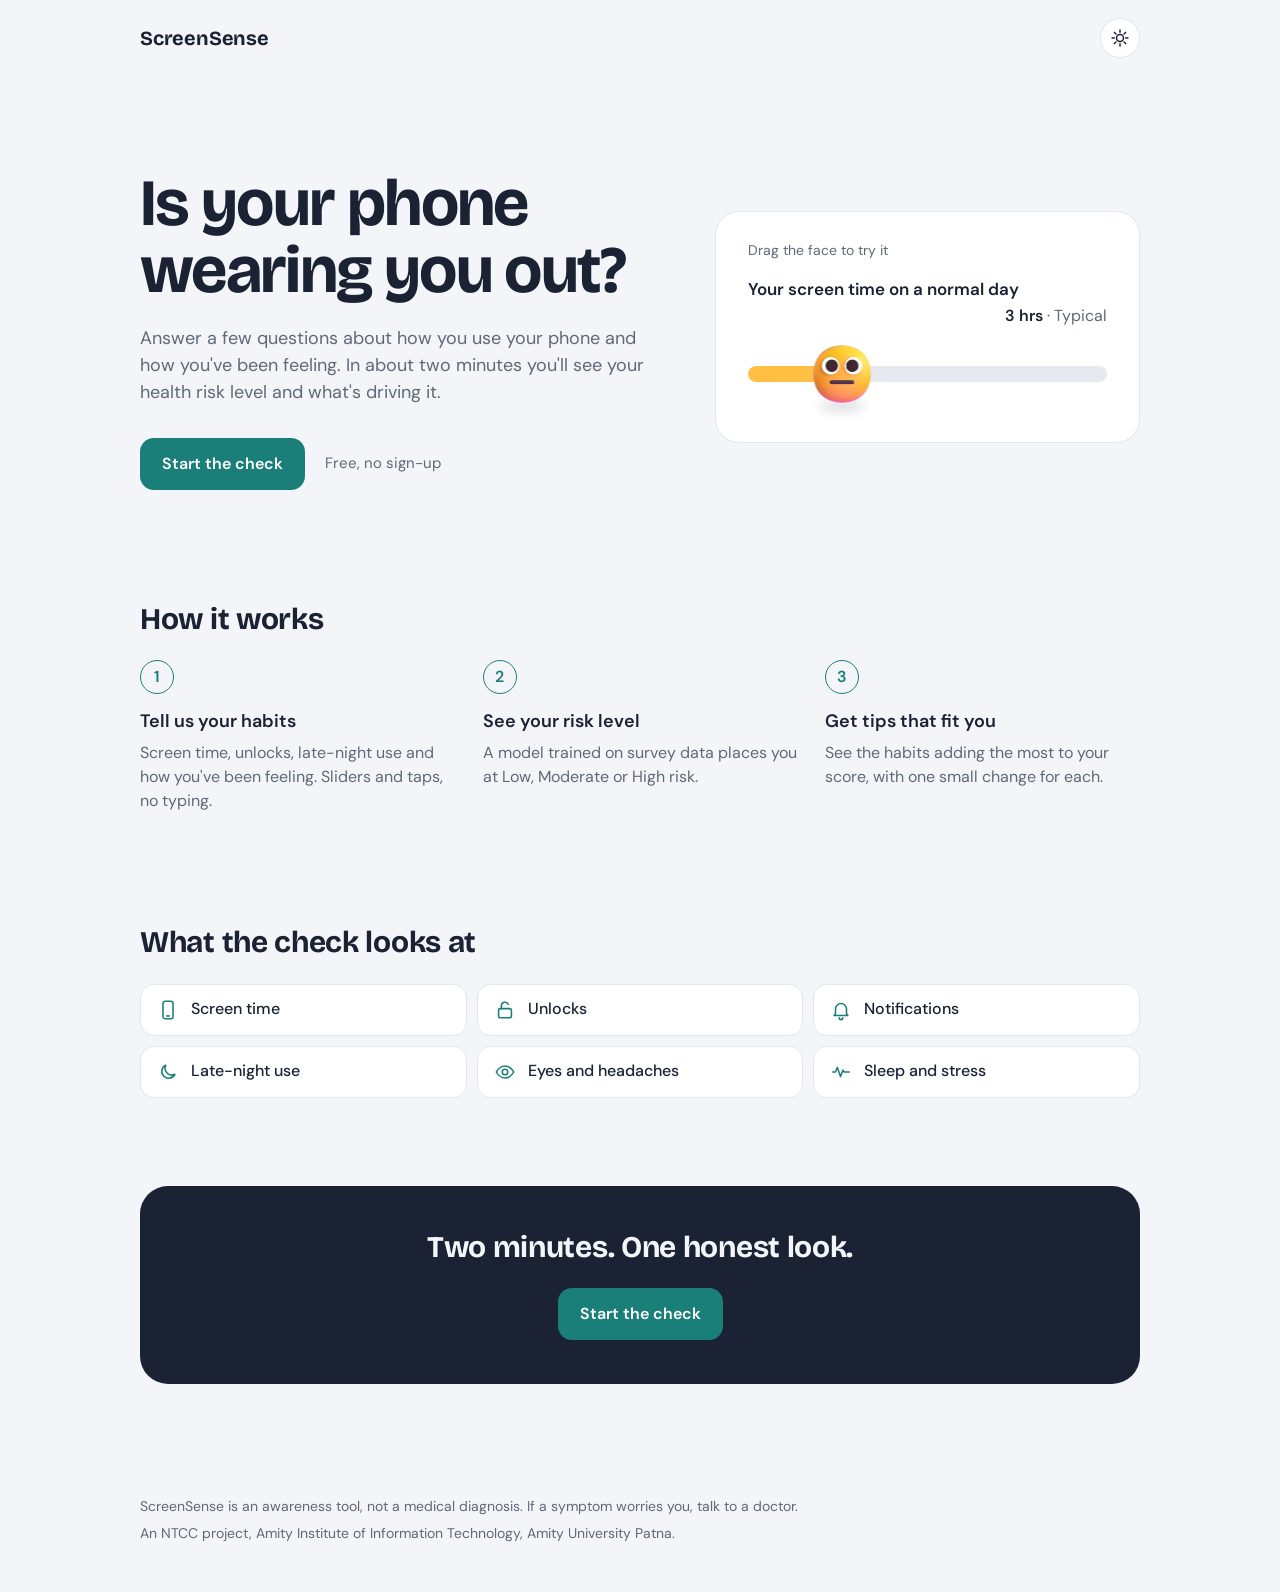
<file: screensense/index.html>
<!doctype html>
<html lang="en">
<head>
  <meta charset="utf-8" />
  <meta name="viewport" content="width=device-width, initial-scale=1" />
  <title>ScreenSense · Is your phone wearing you out?</title>
  <meta
    name="description"
    content="A two-minute check that turns your phone habits into a Low, Moderate or High health risk, with tips that fit you."
  />

  <link rel="icon" href="assets/favicon.svg" type="image/svg+xml" />
  <meta name="theme-color" content="#1b7f79" />

  <link rel="preconnect" href="https://fonts.googleapis.com" />
  <link rel="preconnect" href="https://fonts.gstatic.com" crossorigin />
  <link
    href="https://fonts.googleapis.com/css2?family=Bricolage+Grotesque:opsz,wght@12..96,500;12..96,700&family=DM+Sans:opsz,wght@9..40,400;9..40,500;9..40,600&display=swap"
    rel="stylesheet"
  />

  <link rel="stylesheet" href="css/styles.css" />
  <link rel="stylesheet" href="css/landing.css" />
</head>

<body class="landing">
  <header class="topbar">
    <a class="wordmark" href="index.html">ScreenSense</a>

    <button
      id="themeToggle"
      class="theme-toggle"
      type="button"
      aria-label="Switch to dark theme"
    >
      <svg class="icon-sun" viewBox="0 0 24 24" aria-hidden="true">
        <circle cx="12" cy="12" r="4.2" />
        <path d="M12 2.5v2.6M12 18.9v2.6M2.5 12h2.6M18.9 12h2.6
                 M5.3 5.3l1.8 1.8M16.9 16.9l1.8 1.8
                 M5.3 18.7l1.8-1.8M16.9 7.1l1.8-1.8" />
      </svg>
      <svg class="icon-moon" viewBox="0 0 24 24" aria-hidden="true">
        <path d="M20 14.5A8.5 8.5 0 0 1 9.5 4a8.5 8.5 0 1 0 10.5 10.5z" />
      </svg>
    </button>
  </header>

  <main class="page">

    <!-- 1. Hero: the pitch + a live slider to play with -->
    <section class="hero">
      <div class="hero-text">
        <h1>Is your phone wearing you out?</h1>
        <p class="lede">
          Answer a few questions about how you use your phone and
          how you've been feeling. In about two minutes you'll see
          your health risk level and what's driving it.
        </p>
        <div class="hero-actions">
          <a class="btn-primary" href="assess.html">Start the check</a>
          <span class="hero-meta">Free, no sign-up</span>
        </div>
      </div>

      <div class="demo-card">
        <p class="demo-hint">
          <span class="hint-desktop">Drag the face to try it</span>
          <span class="hint-phone">Slide to try it</span>
        </p>
        <div class="questions" id="demoSlider"></div>
      </div>
    </section>

    <!-- 2. How it works: a real sequence, so it's numbered -->
    <section class="block" aria-labelledby="howTitle">
      <h2 id="howTitle">How it works</h2>
      <ol class="how">
        <li>
          <span class="how-num">1</span>
          <h3>Tell us your habits</h3>
          <p>Screen time, unlocks, late-night use and how you've
             been feeling. Sliders and taps, no typing.</p>
        </li>
        <li>
          <span class="how-num">2</span>
          <h3>See your risk level</h3>
          <p>A model trained on survey data places you at Low,
             Moderate or High risk.</p>
        </li>
        <li>
          <span class="how-num">3</span>
          <h3>Get tips that fit you</h3>
          <p>See the habits adding the most to your score, with one
             small change for each.</p>
        </li>
      </ol>
    </section>

    <!-- 3. What the check looks at -->
    <section class="block" aria-labelledby="whatTitle">
      <h2 id="whatTitle">What the check looks at</h2>
      <ul class="looks">
        <li>
          <svg viewBox="0 0 24 24" aria-hidden="true">
            <rect x="6.5" y="2.5" width="11" height="19" rx="2.5" />
            <path d="M10.5 18.5h3" />
          </svg>
          <span>Screen time</span>
        </li>
        <li>
          <svg viewBox="0 0 24 24" aria-hidden="true">
            <rect x="5" y="10.5" width="14" height="10" rx="2" />
            <path d="M8 10.5V7.5a4 4 0 0 1 7.6-1.7" />
          </svg>
          <span>Unlocks</span>
        </li>
        <li>
          <svg viewBox="0 0 24 24" aria-hidden="true">
            <path d="M6 16v-5a6 6 0 0 1 12 0v5l1.5 2h-15z" />
            <path d="M10 20.5a2 2 0 0 0 4 0" />
          </svg>
          <span>Notifications</span>
        </li>
        <li>
          <svg viewBox="0 0 24 24" aria-hidden="true">
            <path d="M19.5 14.5A7.5 7.5 0 0 1 9.5 4.5a7.5 7.5 0 1 0 10 10z" />
          </svg>
          <span>Late-night use</span>
        </li>
        <li>
          <svg viewBox="0 0 24 24" aria-hidden="true">
            <path d="M2.5 12S6 5.5 12 5.5 21.5 12 21.5 12 18 18.5 12 18.5 2.5 12 2.5 12z" />
            <circle cx="12" cy="12" r="3" />
          </svg>
          <span>Eyes and headaches</span>
        </li>
        <li>
          <svg viewBox="0 0 24 24" aria-hidden="true">
            <path d="M3 12h3l2-5 3.5 10 2.5-7 1.5 2H21" />
          </svg>
          <span>Sleep and stress</span>
        </li>
      </ul>
    </section>

    <!-- 4. Last call to action -->
    <section class="closing">
      <h2>Two minutes. One honest look.</h2>
      <a class="btn-primary" href="assess.html">Start the check</a>
    </section>
  </main>

  <footer class="footer">
    <p>
      ScreenSense is an awareness tool, not a medical diagnosis.
      If a symptom worries you, talk to a doctor.
    </p>
    <p>
      An NTCC project, Amity Institute of Information Technology,
      Amity University Patna.
    </p>
  </footer>

  <script src="js/theme.js"></script>
  <script src="js/emoji.js"></script>
  <script src="js/sliders.js"></script>
  <script src="js/landing.js"></script>
</body>
</html>
</file>
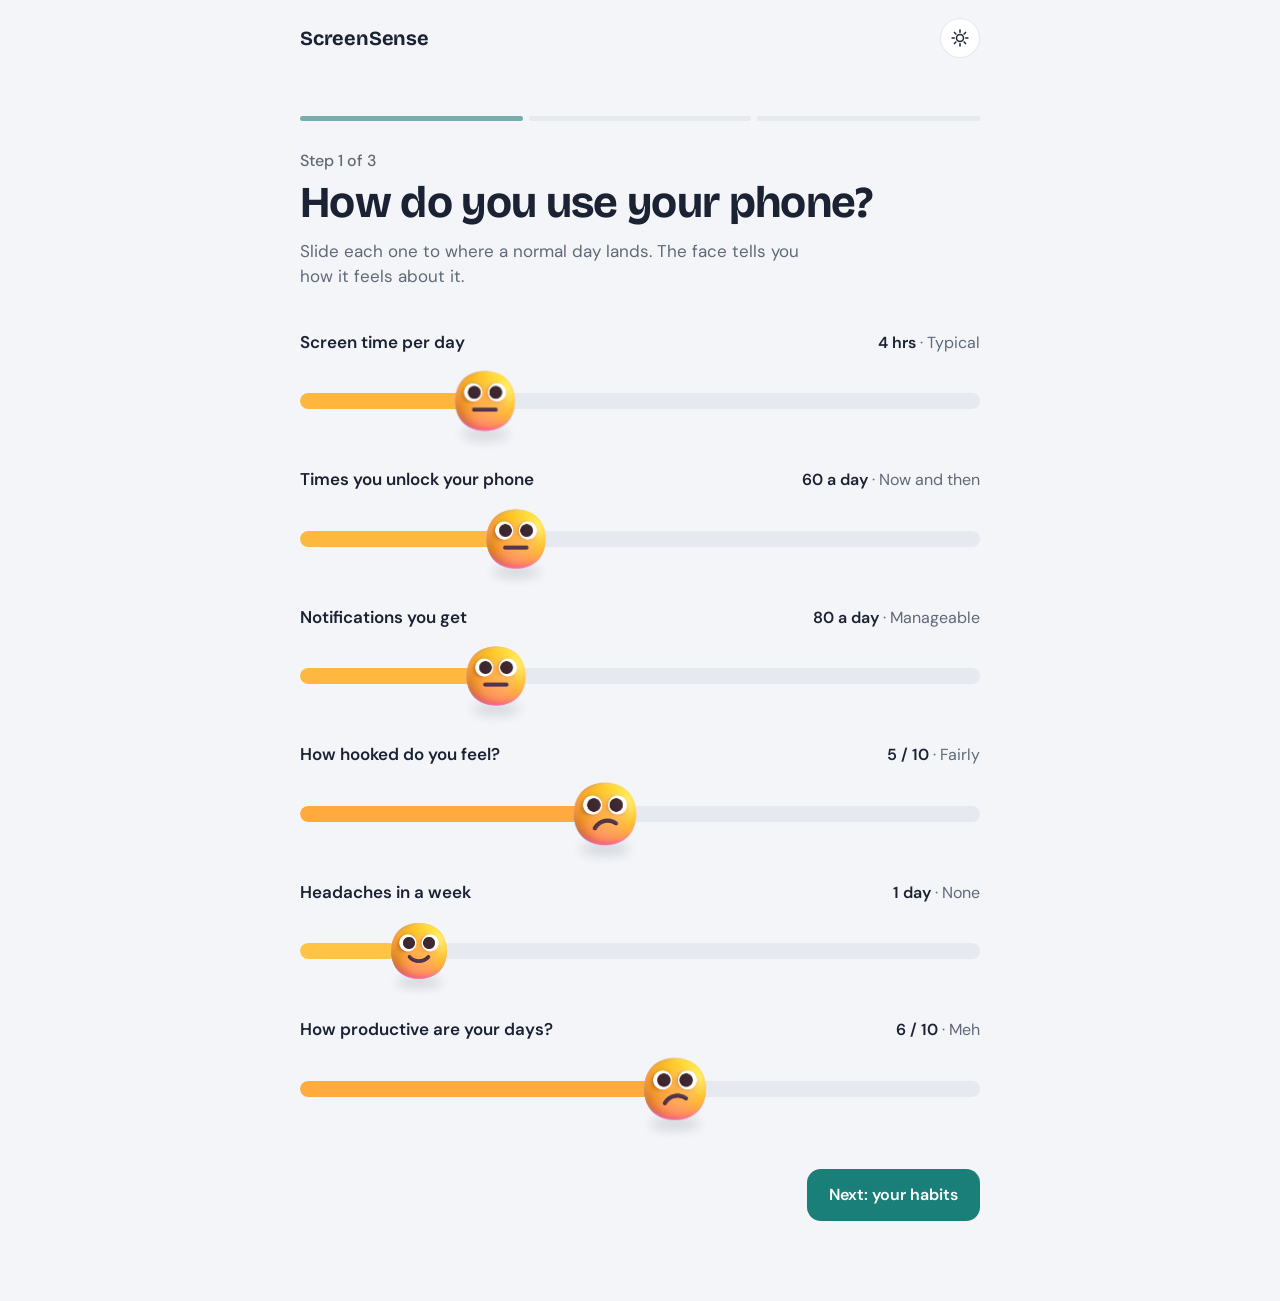
<file: screensense/assess.html>
<!doctype html>
<html lang="en">
<head>
  <meta charset="utf-8" />
  <meta name="viewport" content="width=device-width, initial-scale=1" />
  <title>ScreenSense · Check your habits</title>

  <link rel="icon" href="assets/favicon.svg" type="image/svg+xml" />
  <meta name="theme-color" content="#1b7f79" />

  <link rel="preconnect" href="https://fonts.googleapis.com" />
  <link rel="preconnect" href="https://fonts.gstatic.com" crossorigin />
  <link
    href="https://fonts.googleapis.com/css2?family=Bricolage+Grotesque:opsz,wght@12..96,500;12..96,700&family=DM+Sans:opsz,wght@9..40,400;9..40,500;9..40,600&display=swap"
    rel="stylesheet"
  />

  <link rel="stylesheet" href="css/styles.css" />
  <link rel="stylesheet" href="css/choices.css" />
</head>

<body>
  <header class="topbar">
    <a class="wordmark" href="index.html">ScreenSense</a>

    <button
      id="themeToggle"
      class="theme-toggle"
      type="button"
      aria-label="Switch to dark theme"
    >
      <svg class="icon-sun" viewBox="0 0 24 24" aria-hidden="true">
        <circle cx="12" cy="12" r="4.2" />
        <path d="M12 2.5v2.6M12 18.9v2.6M2.5 12h2.6M18.9 12h2.6
                 M5.3 5.3l1.8 1.8M16.9 16.9l1.8 1.8
                 M5.3 18.7l1.8-1.8M16.9 7.1l1.8-1.8" />
      </svg>
      <svg class="icon-moon" viewBox="0 0 24 24" aria-hidden="true">
        <path d="M20 14.5A8.5 8.5 0 0 1 9.5 4a8.5 8.5 0 1 0 10.5 10.5z" />
      </svg>
    </button>
  </header>

  <main class="page">
    <!-- three bars, one per step (filled by steps.js) -->
    <div class="progress" aria-hidden="true">
      <span></span><span></span><span></span>
    </div>

    <form id="assessment" autocomplete="off">

      <!-- Step 1: phone usage -->
      <section class="step" data-step="1">
        <div class="intro">
          <p class="step-count">Step 1 of 3</p>
          <h1>How do you use your phone?</h1>
          <p class="lede">
            Slide each one to where a normal day lands.
            The face tells you how it feels about it.
          </p>
        </div>

        <div class="questions" id="usageSliders"></div>
      </section>

      <!-- Step 2: habits -->
      <section class="step" data-step="2" hidden>
        <div class="intro">
          <p class="step-count">Step 2 of 3</p>
          <h1>Your phone habits</h1>
          <p class="lede">
            A few quick ones about when and how you use it.
          </p>
        </div>

        <div class="choice-stack" id="habitChoices"></div>
        <div class="yn-list" id="habitYesNo"></div>
      </section>

      <!-- Step 3: how you feel -->
      <section class="step" data-step="3" hidden>
        <div class="intro intro-with-face">
          <div>
            <p class="step-count">Step 3 of 3</p>
            <h1>How have you been feeling?</h1>
            <p class="lede">
              Think about the last few weeks. Answer for how
              things usually are, not just today.
            </p>
          </div>
          <div class="summary-face" id="healthMood"></div>
        </div>

        <div class="yn-list" id="healthYesNo"></div>
      </section>

    </form>

    <p class="form-error" id="formError" role="alert" hidden></p>

    <div class="actions">
      <button class="btn-ghost" type="button" id="backBtn" hidden>
        Back
      </button>
      <button class="btn-primary" type="button" id="nextBtn">
        Next: your habits
      </button>
    </div>
  </main>

  <script src="js/theme.js"></script>
  <script src="js/emoji.js"></script>
  <script src="js/questions.js"></script>
  <script src="js/sliders.js"></script>
  <script src="js/choices.js"></script>
  <script src="js/steps.js"></script>
</body>
</html>
</file>
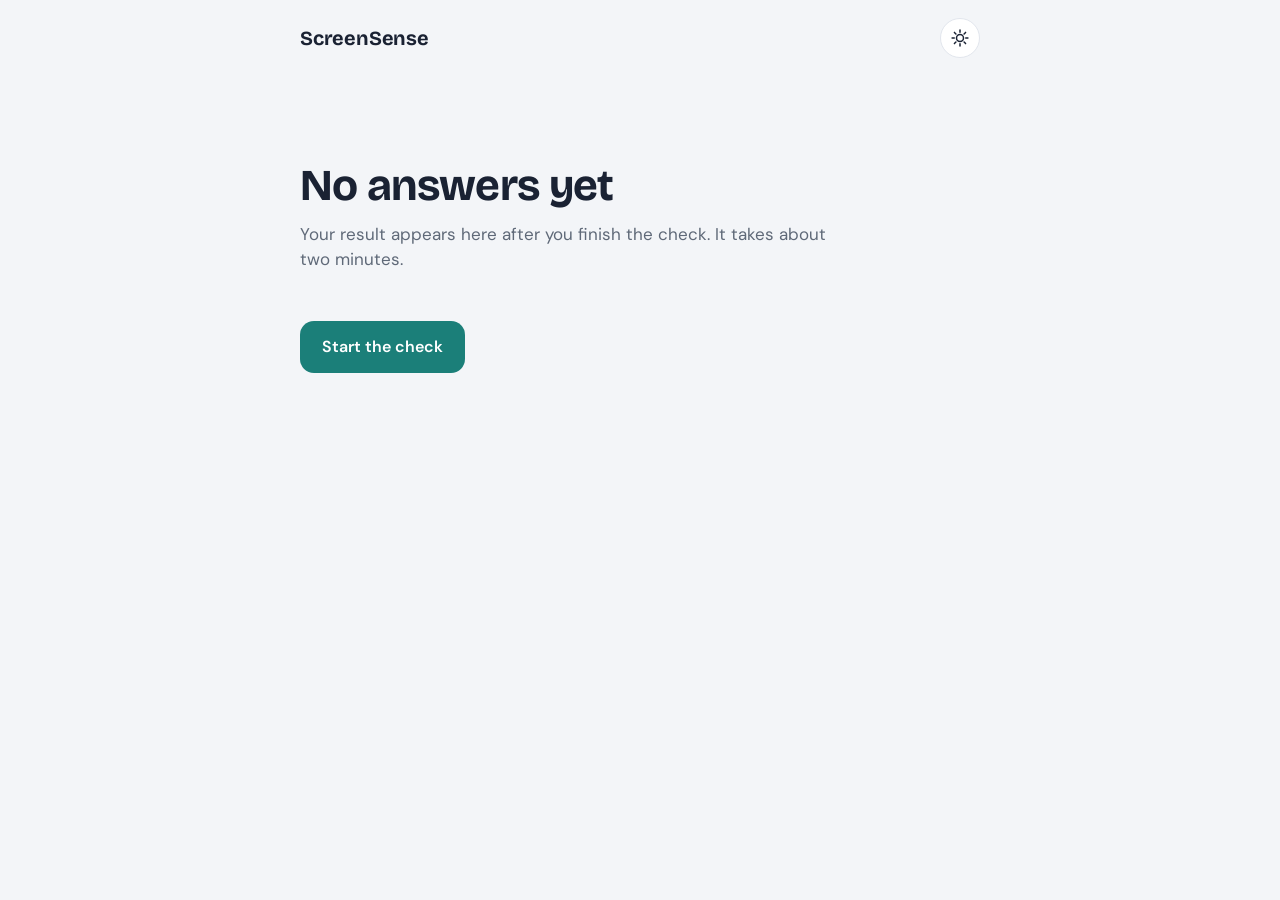
<file: screensense/report.html>
<!doctype html>
<html lang="en">
<head>
  <meta charset="utf-8" />
  <meta name="viewport" content="width=device-width, initial-scale=1" />
  <title>ScreenSense · Your result</title>

  <link rel="icon" href="assets/favicon.svg" type="image/svg+xml" />
  <meta name="theme-color" content="#1b7f79" />

  <link rel="preconnect" href="https://fonts.googleapis.com" />
  <link rel="preconnect" href="https://fonts.gstatic.com" crossorigin />
  <link
    href="https://fonts.googleapis.com/css2?family=Bricolage+Grotesque:opsz,wght@12..96,500;12..96,700&family=DM+Sans:opsz,wght@9..40,400;9..40,500;9..40,600&display=swap"
    rel="stylesheet"
  />

  <link rel="stylesheet" href="css/styles.css" />
  <link rel="stylesheet" href="css/report.css" />
</head>

<body>
  <header class="topbar">
    <a class="wordmark" href="index.html">ScreenSense</a>

    <button
      id="themeToggle"
      class="theme-toggle"
      type="button"
      aria-label="Switch to dark theme"
    >
      <svg class="icon-sun" viewBox="0 0 24 24" aria-hidden="true">
        <circle cx="12" cy="12" r="4.2" />
        <path d="M12 2.5v2.6M12 18.9v2.6M2.5 12h2.6M18.9 12h2.6
                 M5.3 5.3l1.8 1.8M16.9 16.9l1.8 1.8
                 M5.3 18.7l1.8-1.8M16.9 7.1l1.8-1.8" />
      </svg>
      <svg class="icon-moon" viewBox="0 0 24 24" aria-hidden="true">
        <path d="M20 14.5A8.5 8.5 0 0 1 9.5 4a8.5 8.5 0 1 0 10.5 10.5z" />
      </svg>
    </button>
  </header>

  <main class="page">

    <!-- shown when there are no saved answers -->
    <section class="empty" id="emptyState" hidden>
      <h1>No answers yet</h1>
      <p class="lede">
        Your result appears here after you finish the check.
        It takes about two minutes.
      </p>
      <div class="actions actions-left">
        <a class="btn-primary" href="assess.html">Start the check</a>
      </div>
    </section>

    <!-- the result (filled by report.js) -->
    <div id="result" hidden>

      <section class="result-head">
        <p class="step-count">Your result</p>
        <h1 id="levelName">Moderate risk</h1>
        <p class="lede" id="levelSummary"></p>
      </section>

      <!-- gauge: track, filled arc, level gaps, face in the middle -->
      <section class="gauge-card" aria-labelledby="levelName">
        <div class="gauge">
          <svg class="gauge-svg" viewBox="0 0 220 124" aria-hidden="true">
            <path class="gauge-track" pathLength="100"
                  d="M20 110 A90 90 0 0 1 200 110" />
            <path class="gauge-fill" id="gaugeFill" pathLength="100"
                  d="M20 110 A90 90 0 0 1 200 110" />
            <g id="gaugeGaps"></g>
          </svg>

          <div class="gauge-face" id="gaugeFace"></div>
        </div>

        <div class="gauge-scale" aria-hidden="true">
          <span>Low</span><span>High</span>
        </div>

        <p class="gauge-score">
          <strong id="scoreNumber">0</strong>
          <span>out of <span id="scoreMax">134</span></span>
        </p>
      </section>

      <section class="block">
        <h2>What's driving it</h2>
        <div class="factors" id="factorList"></div>
      </section>

      <section class="block">
        <h2>What to try</h2>
        <div class="tips" id="tipList"></div>
      </section>

      <p class="note">
        ScreenSense is an awareness tool, not a medical diagnosis.
        If any symptom worries you, talk to a doctor.
      </p>

      <div class="actions actions-left">
        <a class="btn-primary" href="assess.html">Check again</a>
      </div>
    </div>

  </main>

  <script src="js/theme.js"></script>
  <script src="js/emoji.js"></script>
  <script src="js/risk.js"></script>
  <script src="js/report.js"></script>
</body>
</html>
</file>
<file: screensense/css/styles.css>
/* ============================================================
   ScreenSense · styles
   1. Theme tokens   2. Base   3. Top bar   4. Intro
   5. Slider rows    6. Face   7. Actions   8. Steps
   9. Responsive
   ============================================================ */

/* ---------- 1. Theme tokens ---------- */
:root {
  --bg: #f3f5f8;
  --surface: #ffffff;
  --ink: #1a2233;
  --ink-soft: #5f6978;
  --line: #e2e6ed;
  --track: #e6e9ef;
  --accent: #1b7f79;
  --accent-ink: #ffffff;
  --focus: #1b7f79;
  --shadow: 0 10px 30px rgba(26, 34, 51, 0.10);

  /* face colour is set per slider by JS */
  --face: #ffd94d;

  --font-display: "Bricolage Grotesque", "DM Sans", sans-serif;
  --font-body: "DM Sans", system-ui, sans-serif;

  --thumb: 26px;      /* phone thumb */
  --face-size: 56px;  /* desktop face thumb */
  --track-h: 14px;
}

:root[data-theme="dark"] {
  --bg: #0f141b;
  --surface: #161c25;
  --ink: #eceff4;
  --ink-soft: #9aa4b3;
  --line: #27303d;
  --track: #232b37;
  --accent: #4fd1c5;
  --accent-ink: #0f141b;
  --focus: #4fd1c5;
  --shadow: 0 10px 30px rgba(0, 0, 0, 0.45);
}

/* ---------- 2. Base ---------- */
* { box-sizing: border-box; }

html, body { margin: 0; }

body {
  background: var(--bg);
  color: var(--ink);
  font-family: var(--font-body);
  font-size: 16px;
  line-height: 1.5;
  -webkit-font-smoothing: antialiased;
  transition: background 0.25s ease, color 0.25s ease;
}

h1 {
  font-family: var(--font-display);
  font-weight: 700;
  font-size: clamp(30px, 5vw, 44px);
  line-height: 1.08;
  letter-spacing: -0.015em;
  margin: 6px 0 12px;
}

p { margin: 0; }

button { font: inherit; cursor: pointer; }

:focus-visible {
  outline: 3px solid var(--focus);
  outline-offset: 3px;
  border-radius: 8px;
}

/* ---------- 3. Top bar ---------- */
.topbar {
  display: flex;
  align-items: center;
  justify-content: space-between;
  padding: 18px 20px;
  max-width: 720px;
  margin: 0 auto;
}

.wordmark {
  font-family: var(--font-display);
  font-weight: 700;
  font-size: 20px;
  color: var(--ink);
  text-decoration: none;
  letter-spacing: -0.01em;
}

.theme-toggle {
  width: 40px;
  height: 40px;
  border-radius: 50%;
  border: 1px solid var(--line);
  background: var(--surface);
  color: var(--ink);
  display: grid;
  place-items: center;
  padding: 0;
}

.theme-toggle svg {
  width: 20px;
  height: 20px;
  fill: none;
  stroke: currentColor;
  stroke-width: 1.8;
  stroke-linecap: round;
  stroke-linejoin: round;
}

.theme-toggle .icon-moon { display: none; }
:root[data-theme="dark"] .theme-toggle .icon-sun { display: none; }
:root[data-theme="dark"] .theme-toggle .icon-moon { display: block; }

/* ---------- 4. Intro ---------- */
.page {
  max-width: 720px;
  margin: 0 auto;
  padding: 24px 20px 80px;
}

.step-count {
  color: var(--ink-soft);
  font-weight: 500;
}

.lede {
  color: var(--ink-soft);
  font-size: 17px;
  max-width: 44ch;
}

/* ---------- 5. Slider rows ---------- */
.questions {
  margin-top: 40px;
  display: flex;
  flex-direction: column;
  gap: 34px;
}

.q {
  display: flex;
  flex-direction: column;
  gap: 10px;
}

.q-head {
  display: flex;
  flex-wrap: wrap;          /* long labels push the value down */
  align-items: baseline;
  justify-content: space-between;
  gap: 2px 12px;
}

.q-label {
  font-weight: 600;
  font-size: 17px;
}

.q-value {
  margin-left: auto;        /* stays right even after wrapping */
  font-variant-numeric: tabular-nums;
  color: var(--ink-soft);
  white-space: nowrap;
}

.q-value strong {
  color: var(--ink);
  font-weight: 600;
}

/* slider area: face + track side by side on phone */
.q-slider {
  position: relative;
  display: flex;
  align-items: center;
  gap: 16px;
}

.q-face {
  flex: none;
  width: var(--face-size);
  height: var(--face-size);
  /* --face-scale grows with the value (set by JS) */
  transform: scale(var(--face-scale, 1));
  transform-origin: center;
  transition: transform 0.12s ease-out;
}

.q-track-wrap {
  position: relative;
  flex: 1;
  height: 44px;           /* comfortable touch target */
  display: flex;
  align-items: center;
}

.q-track {
  position: absolute;
  left: 0;
  right: 0;
  height: var(--track-h);
  border-radius: 999px;
  background: var(--track);
  overflow: hidden;
}

.q-fill {
  height: 100%;
  width: 0%;
  border-radius: 999px;
  background: var(--face);
  transition: background 0.15s linear;
}

/* the real control sits on top, visually quiet */
.q-range {
  -webkit-appearance: none;
  appearance: none;
  position: relative;
  width: 100%;
  height: 44px;
  margin: 0;
  background: transparent;
  z-index: 2;
}

.q-range::-webkit-slider-runnable-track {
  height: 44px;
  background: transparent;
}
.q-range::-moz-range-track {
  height: 44px;
  background: transparent;
}

.q-range::-webkit-slider-thumb {
  -webkit-appearance: none;
  width: var(--thumb);
  height: var(--thumb);
  margin-top: calc((44px - var(--thumb)) / 2);
  border-radius: 50%;
  background: var(--surface);
  border: 3px solid var(--face);
  box-shadow: 0 2px 8px rgba(0, 0, 0, 0.18);
  cursor: grab;
}
.q-range::-moz-range-thumb {
  width: var(--thumb);
  height: var(--thumb);
  border-radius: 50%;
  background: var(--surface);
  border: 3px solid var(--face);
  box-shadow: 0 2px 8px rgba(0, 0, 0, 0.18);
  cursor: grab;
}
.q-range:active::-webkit-slider-thumb { cursor: grabbing; }

/* ---------- 6. Face (emoji) ---------- */
/* .q-face  : size + lean (set by JS)
   .mood    : two stacked images; one pops in, one shrinks out
   data-idle: a gentle motion that matches the mood           */

.mood {
  position: relative;
  width: 100%;
  height: 100%;
  transform: rotate(var(--lean, 0deg));
  will-change: transform;
}

/* soft ground shadow; grows when the face is lifted (dragged) */
.mood::before {
  content: "";
  position: absolute;
  left: 15%;
  right: 15%;
  bottom: -6%;
  height: 16%;
  border-radius: 50%;
  background: rgba(26, 34, 51, 0.22);
  filter: blur(5px);
  transform: scale(var(--shadow-scale, 1));
  opacity: var(--shadow-opacity, 0.7);
  transition: transform 0.2s ease, opacity 0.2s ease;
}
:root[data-theme="dark"] .mood::before {
  background: rgba(0, 0, 0, 0.6);
}

.mood-img {
  position: absolute;
  inset: 0;
  width: 100%;
  height: 100%;
  object-fit: contain;
  user-select: none;
  -webkit-user-drag: none;
  transform-origin: 50% 60%;
}

/* swap: old one shrinks away, new one pops in with a spring */
@keyframes mood-in {
  0%   { transform: scale(0.55) rotate(-8deg); opacity: 0; }
  60%  { transform: scale(1.10) rotate(3deg);  opacity: 1; }
  80%  { transform: scale(0.96) rotate(-1deg); }
  100% { transform: scale(1)    rotate(0deg);  opacity: 1; }
}
@keyframes mood-out {
  0%   { transform: scale(1);    opacity: 1; }
  100% { transform: scale(0.7);  opacity: 0; }
}
.mood-img.is-in  { animation: mood-in 0.42s cubic-bezier(.2,.9,.3,1.2) both; }
.mood-img.is-out { animation: mood-out 0.18s ease-in both; }
.mood-img.no-anim { animation: none; opacity: 1; }

/* idle motions, applied to the live image only */
@keyframes breathe {
  0%, 100% { transform: scale(1); }
  50%      { transform: scale(1.04) translateY(-1%); }
}
@keyframes tense {
  0%, 100% { transform: translateX(0); }
  50%      { transform: translateX(1.5%); }
}
@keyframes shiver {
  0%, 100% { transform: translateX(0) rotate(0); }
  25%      { transform: translateX(-2%) rotate(-1.5deg); }
  75%      { transform: translateX(2%) rotate(1.5deg); }
}
@keyframes dizzy {
  0%   { transform: rotate(0deg) translateY(0); }
  25%  { transform: rotate(4deg) translateY(-2%); }
  50%  { transform: rotate(0deg) translateY(0); }
  75%  { transform: rotate(-4deg) translateY(-2%); }
  100% { transform: rotate(0deg) translateY(0); }
}
@keyframes drained {
  0%, 100% { transform: translateY(0) rotate(0); }
  50%      { transform: translateY(5%) rotate(-3deg) scale(0.98); }
}
.mood[data-idle="breathe"] .mood-img.is-in {
  animation: mood-in 0.42s cubic-bezier(.2,.9,.3,1.2) both,
             breathe 2.8s ease-in-out 0.42s infinite;
}
.mood[data-idle="tense"] .mood-img.is-in {
  animation: mood-in 0.42s cubic-bezier(.2,.9,.3,1.2) both,
             tense 0.5s ease-in-out 0.42s infinite;
}
.mood[data-idle="shiver"] .mood-img.is-in {
  animation: mood-in 0.42s cubic-bezier(.2,.9,.3,1.2) both,
             shiver 0.28s ease-in-out 0.42s infinite;
}
.mood[data-idle="dizzy"] .mood-img.is-in {
  animation: mood-in 0.42s cubic-bezier(.2,.9,.3,1.2) both,
             dizzy 1.6s ease-in-out 0.42s infinite;
}
.mood[data-idle="drained"] .mood-img.is-in {
  animation: mood-in 0.42s cubic-bezier(.2,.9,.3,1.2) both,
             drained 2.6s ease-in-out 0.42s infinite;
}

/* lifted while dragging */
.q.is-dragging .mood {
  --shadow-scale: 1.25;
  --shadow-opacity: 0.45;
}

/* ---------- 7. Actions ---------- */
.actions {
  margin-top: 48px;
  display: flex;
  justify-content: flex-end;
  gap: 12px;
}

.btn-ghost {
  margin-right: auto;       /* Back sits left, Next stays right */
  background: transparent;
  color: var(--ink);
  border: 1.5px solid var(--line);
  border-radius: 14px;
  padding: 14px 20px;
  font-weight: 600;
  font-size: 16px;
}
.btn-ghost:hover { border-color: var(--ink-soft); }
.btn-ghost[hidden] { display: none; }

.btn-primary {
  background: var(--accent);
  color: var(--accent-ink);
  border: 0;
  border-radius: 14px;
  padding: 14px 22px;
  font-weight: 600;
  font-size: 16px;
  transition: transform 0.12s ease, filter 0.12s ease;
}
.btn-primary:hover { filter: brightness(1.06); }
.btn-primary:active { transform: translateY(1px); }

/* ---------- 8. Steps ---------- */
.progress {
  display: grid;
  grid-template-columns: repeat(3, 1fr);
  gap: 6px;
  margin-bottom: 28px;
}

.progress span {
  height: 5px;
  border-radius: 999px;
  background: var(--track);
  position: relative;
  overflow: hidden;
}

/* fill grows left → right when a step starts */
.progress span::after {
  content: "";
  position: absolute;
  inset: 0;
  background: var(--accent);
  transform: scaleX(0);
  transform-origin: left;
  transition: transform 0.45s cubic-bezier(.2,.8,.2,1);
}
.progress span.is-done::after,
.progress span.is-current::after { transform: scaleX(1); }
.progress span.is-current::after { opacity: 0.55; }

/* a step slides in from the side it came from */
@keyframes step-in-forward {
  from { opacity: 0; transform: translateX(28px); }
  to   { opacity: 1; transform: none; }
}
@keyframes step-in-back {
  from { opacity: 0; transform: translateX(-28px); }
  to   { opacity: 1; transform: none; }
}
.step.enter-forward { animation: step-in-forward 0.35s ease-out both; }
.step.enter-back    { animation: step-in-back 0.35s ease-out both; }

/* step 3: summary face beside the heading */
.intro-with-face {
  display: flex;
  align-items: flex-start;
  justify-content: space-between;
  gap: 16px;
}

.summary-face {
  flex: none;
  width: 72px;
  height: 72px;
  margin-top: 28px;
}

.form-error {
  margin-top: 24px;
  color: var(--missing, #d9483b);
  font-weight: 500;
}

/* ---------- 9. Responsive: tablet & laptop ---------- */
@media (min-width: 720px) {
  :root {
    --face-size: 60px;
    --track-h: 16px;
  }

  .page { padding-top: 40px; }

  .summary-face {
    width: 96px;
    height: 96px;
  }

  .q { gap: 14px; }

  /* the face now floats over the track and becomes the handle */
  .q-face {
    position: absolute;
    left: 0;
    top: 50%;
    transform: translate(0, -50%) scale(var(--face-scale, 1));
    transform-origin: center;
    pointer-events: none;
    z-index: 3;
  }

  .q-track-wrap { height: 64px; }

  /* hide the native thumb; its hit area matches the face */
  .q-range { height: 64px; }
  .q-range::-webkit-slider-runnable-track { height: 64px; }
  .q-range::-moz-range-track { height: 64px; }
  .q-range::-webkit-slider-thumb {
    width: var(--face-size);
    height: var(--face-size);
    margin-top: calc((64px - var(--face-size)) / 2);
    background: transparent;
    border: 0;
    box-shadow: none;
  }
  .q-range::-moz-range-thumb {
    width: var(--face-size);
    height: var(--face-size);
    background: transparent;
    border: 0;
    box-shadow: none;
  }

  /* grab = grow */
  .q.is-dragging .q-face {
    transform: translate(0, -50%)
               scale(calc(var(--face-scale, 1) * 1.2));
  }
}

@media (prefers-reduced-motion: reduce) {
  .q-face, .q-fill, .mood::before { transition: none; }
  .step.enter-forward, .step.enter-back { animation: none; }
  .progress span::after { transition: none; }
  .mood-img { animation: none !important; opacity: 1; }
  .mood-img.is-out { opacity: 0; }
  .q.is-dragging .q-face {
    transform: translate(0, -50%) scale(var(--face-scale, 1));
  }
}
</file>
<file: screensense/css/landing.css>
/* ============================================================
   ScreenSense · landing page
   1. Wider layout   2. Hero   3. How it works
   4. What we look at   5. Closing & footer   6. Responsive
   ============================================================ */

/* ---------- 1. Wider layout ---------- */
.landing .topbar,
.landing .page,
.landing .footer {
  max-width: 1040px;
}

.landing h2 {
  font-family: var(--font-display);
  font-weight: 700;
  font-size: clamp(24px, 3.2vw, 30px);
  letter-spacing: -0.01em;
  line-height: 1.15;
  margin: 0 0 24px;
}

.landing h3 {
  font-size: 18px;
  font-weight: 600;
  margin: 14px 0 6px;
}

.block { margin-top: 88px; }

a.btn-primary {
  display: inline-block;
  text-decoration: none;
}

/* ---------- 2. Hero ---------- */
.hero {
  display: grid;
  gap: 40px;
  padding-top: 16px;
}

.hero h1 {
  font-size: clamp(40px, 6.4vw, 66px);
  line-height: 1.02;
  letter-spacing: -0.025em;
  max-width: 12ch;
  margin-bottom: 20px;
}

.hero .lede {
  font-size: 18px;
  max-width: 42ch;
}

.hero-actions {
  margin-top: 32px;
  display: flex;
  flex-wrap: wrap;
  align-items: center;
  gap: 14px 20px;
}

.hero-meta {
  color: var(--ink-soft);
  font-size: 15px;
}

/* the playable slider */
.demo-card {
  align-self: center;
  padding: 24px 20px 28px;
  border-radius: 24px;
  background: var(--surface);
  border: 1.5px solid var(--line);
}

.demo-card .questions { margin-top: 16px; }

.demo-hint {
  color: var(--ink-soft);
  font-size: 14px;
}

.hint-desktop { display: none; }

/* ---------- 3. How it works ---------- */
.how {
  list-style: none;
  margin: 0;
  padding: 0;
  display: grid;
  gap: 28px;
}

.how p {
  color: var(--ink-soft);
  max-width: 34ch;
}

.how-num {
  width: 34px;
  height: 34px;
  border-radius: 50%;
  display: grid;
  place-items: center;
  font-weight: 600;
  color: var(--accent);
  border: 1.5px solid var(--accent);
}

/* ---------- 4. What we look at ---------- */
.looks {
  list-style: none;
  margin: 0;
  padding: 0;
  display: grid;
  /* minmax(0, …) lets long labels wrap instead of overflowing */
  grid-template-columns: repeat(2, minmax(0, 1fr));
  gap: 10px;
}

.looks li {
  display: flex;
  align-items: center;
  gap: 12px;
  padding: 14px 16px;
  border-radius: 14px;
  background: var(--surface);
  border: 1.5px solid var(--line);
  font-weight: 500;
  line-height: 1.3;
}

/* very small phones: one per row */
@media (max-width: 359px) {
  .looks { grid-template-columns: 1fr; }
}

.looks svg {
  flex: none;
  width: 22px;
  height: 22px;
  fill: none;
  stroke: var(--accent);
  stroke-width: 1.7;
  stroke-linecap: round;
  stroke-linejoin: round;
}

/* ---------- 5. Closing & footer ---------- */
/* an inverted band: dark on light theme, light on dark theme */
.closing {
  margin-top: 88px;
  padding: 44px 24px;
  border-radius: 28px;
  background: var(--ink);
  color: var(--bg);
  text-align: center;
}

.landing .closing h2 {
  color: var(--bg);
  margin-bottom: 24px;
}

.footer {
  margin: 0 auto;
  padding: 32px 20px 48px;
  color: var(--ink-soft);
  font-size: 14px;
  display: grid;
  gap: 6px;
}

/* ---------- 6. Responsive ---------- */
@media (min-width: 720px) {
  .hint-desktop { display: inline; }
  .hint-phone { display: none; }

  .how { grid-template-columns: repeat(3, 1fr); }
  .looks { grid-template-columns: repeat(3, minmax(0, 1fr)); }
  .demo-card { padding: 28px 32px 36px; }
}

@media (min-width: 940px) {
  .hero {
    grid-template-columns: 1.1fr 0.9fr;
    gap: 56px;
    align-items: center;
    padding-top: 48px;
  }
  .block { margin-top: 112px; }
}
</file>
<file: screensense/css/choices.css>
/* ============================================================
   ScreenSense · choices
   1. Tokens   2. Chips   3. Yes / No cards   4. Responsive
   ============================================================ */

/* ---------- 1. Tokens ---------- */
:root {
  --yes: #e07a2f;          /* warm, not alarming */
  --yes-soft: #fff3e8;
  --yes-line: #f3c9a4;
  --missing: #d9483b;
}

:root[data-theme="dark"] {
  --yes: #f19a55;
  --yes-soft: #2a1e15;
  --yes-line: #5a3a22;
  --missing: #ff7a6b;
}

/* ---------- 2. Chips ---------- */
.choice-stack {
  margin-top: 40px;
  display: flex;
  flex-direction: column;
  gap: 32px;
}

.chips-field {
  border: 0;
  margin: 0;
  padding: 0;
  min-width: 0;
}

.chips-field legend {
  float: left;              /* lets the legend behave like a block */
  width: 100%;
  padding: 0;
  margin-bottom: 12px;
}

.chips {
  clear: both;
  display: flex;
  flex-wrap: wrap;
  gap: 10px;
}

.chip {
  position: relative;
  cursor: pointer;
}

/* the radio stays usable but invisible; the span is the chip */
.chip input,
.yn-option input {
  position: absolute;
  opacity: 0;
  width: 1px;
  height: 1px;
}

.chip span {
  display: inline-block;
  padding: 10px 18px;
  border-radius: 999px;
  border: 1.5px solid var(--line);
  background: var(--surface);
  color: var(--ink);
  font-weight: 500;
  transition: border-color 0.15s ease, background 0.15s ease,
              color 0.15s ease;
}

.chip:hover span { border-color: var(--ink-soft); }

.chip input:checked + span {
  background: var(--ink);
  border-color: var(--ink);
  color: var(--bg);
}

.chip input:focus-visible + span {
  outline: 3px solid var(--focus);
  outline-offset: 2px;
}

.chips-field.is-missing .chip span { border-color: var(--missing); }

/* ---------- 3. Yes / No cards ---------- */
.yn-list {
  margin-top: 32px;
  display: grid;
  gap: 12px;
}

.yn-card {
  display: grid;
  grid-template-columns: 40px 1fr;
  grid-template-areas:
    "icon  label"
    "icon  switch";
  align-items: center;
  gap: 12px 14px;
  padding: 16px;
  border-radius: 18px;
  border: 1.5px solid var(--line);
  background: var(--surface);
  transition: background 0.2s ease, border-color 0.2s ease;
}

.yn-icon {
  grid-area: icon;
  align-self: start;
  width: 40px;
  height: 40px;
  border-radius: 12px;
  display: grid;
  place-items: center;
  background: var(--bg);
  color: var(--ink-soft);
  transition: background 0.2s ease, color 0.2s ease;
}

.choice-icon {
  width: 22px;
  height: 22px;
  fill: none;
  stroke: currentColor;
  stroke-width: 1.7;
  stroke-linecap: round;
  stroke-linejoin: round;
}

.yn-label {
  grid-area: label;
  font-weight: 600;
  line-height: 1.35;
}

/* segmented No | Yes switch */
.yn-switch {
  grid-area: switch;
  justify-self: start;
  display: inline-flex;
  padding: 4px;
  border-radius: 12px;
  background: var(--track);
}

.yn-option { cursor: pointer; }

.yn-option span {
  display: block;
  min-width: 64px;
  padding: 8px 16px;
  border-radius: 9px;
  text-align: center;
  font-weight: 600;
  color: var(--ink-soft);
  transition: background 0.15s ease, color 0.15s ease,
              box-shadow 0.15s ease;
}

.yn-option input:checked + span {
  background: var(--surface);
  color: var(--ink);
  box-shadow: 0 1px 4px rgba(26, 34, 51, 0.14);
}

.yn-option input[value="1"]:checked + span {
  background: var(--yes);
  color: #fff;
}

.yn-option input:focus-visible + span {
  outline: 3px solid var(--focus);
  outline-offset: 2px;
}

/* the whole card warms up on "Yes" */
.yn-card.is-yes {
  background: var(--yes-soft);
  border-color: var(--yes-line);
}
.yn-card.is-yes .yn-icon {
  background: var(--yes);
  color: #fff;
}

.yn-card.is-missing { border-color: var(--missing); }

/* ---------- 4. Responsive ---------- */
@media (min-width: 720px) {
  /* label and switch side by side */
  .yn-card {
    grid-template-columns: 40px 1fr auto;
    grid-template-areas: "icon label switch";
    padding: 16px 18px;
  }
  .yn-icon { align-self: center; }
}

@media (prefers-reduced-motion: reduce) {
  .chip span, .yn-card, .yn-icon, .yn-option span { transition: none; }
}
</file>
<file: screensense/css/report.css>
/* ============================================================
   ScreenSense · report
   1. Level colours   2. Head   3. Gauge   4. Factors
   5. Tips & note     6. Responsive
   ============================================================ */

/* ---------- 1. Level colours ---------- */
/* body[data-level] is set by report.js; everything uses --level */
:root {
  --low: #23946a;
  --moderate: #d98a1c;
  --high: #d9473c;
  --level: var(--moderate);
}

:root[data-theme="dark"] {
  --low: #4cc795;
  --moderate: #f2ad4b;
  --high: #ff7466;
}

body[data-level="low"]      { --level: var(--low); }
body[data-level="moderate"] { --level: var(--moderate); }
body[data-level="high"]     { --level: var(--high); }

h2 {
  font-family: var(--font-display);
  font-weight: 700;
  font-size: 22px;
  letter-spacing: -0.01em;
  margin: 0 0 16px;
}

/* ---------- 2. Head ---------- */
.result-head h1 { color: var(--level); }

.actions-left { justify-content: flex-start; }

a.btn-primary {
  display: inline-block;
  text-decoration: none;
}

/* ---------- 3. Gauge ---------- */
.gauge-card {
  margin-top: 32px;
  padding: 28px 20px 20px;
  border-radius: 24px;
  background: var(--surface);
  border: 1.5px solid var(--line);
  text-align: center;
}

.gauge {
  position: relative;
  width: min(100%, 360px);
  margin: 0 auto;
}

.gauge-svg {
  display: block;
  width: 100%;
  overflow: visible;
}

.gauge-track,
.gauge-fill {
  fill: none;
  stroke-width: 18;
  stroke-linecap: round;
}

.gauge-track { stroke: var(--track); }

.gauge-fill {
  stroke: var(--level);
  stroke-dasharray: 100;
  stroke-dashoffset: 100;       /* empty; report.js sets the real value */
  transition: stroke-dashoffset 1.2s cubic-bezier(.2,.8,.2,1);
}

.gauge-gap {
  stroke: var(--surface);
  stroke-width: 3;
}

/* the face sits inside the arc */
.gauge-face {
  position: absolute;
  left: 50%;
  bottom: 4%;
  width: 34%;
  aspect-ratio: 1;
  transform: translateX(-50%);
}

.gauge-score {
  margin-top: 14px;
  display: flex;
  align-items: baseline;
  justify-content: center;
  gap: 8px;
  color: var(--ink-soft);
}

.gauge-score strong {
  font-family: var(--font-display);
  font-size: 40px;
  line-height: 1;
  color: var(--ink);
  font-variant-numeric: tabular-nums;
}

.gauge-scale {
  width: min(100%, 360px);
  margin: -2px auto 0;
  padding: 0 2%;
  display: flex;
  justify-content: space-between;
  font-size: 14px;
  color: var(--ink-soft);
}

/* ---------- 4. Factors ---------- */
.block { margin-top: 48px; }

.factors {
  display: grid;
  gap: 18px;
}

.factor-head {
  display: flex;
  justify-content: space-between;
  align-items: baseline;
  gap: 12px;
  margin-bottom: 8px;
}

.factor-name { font-weight: 600; }

.factor-points {
  color: var(--ink-soft);
  font-variant-numeric: tabular-nums;
  white-space: nowrap;
}

.factor-bar {
  height: 10px;
  border-radius: 999px;
  background: var(--track);
  overflow: hidden;
}

.factor-bar span {
  display: block;
  height: 100%;
  border-radius: 999px;
  background: var(--level);
  opacity: 0.55;
  transform-origin: left;
  transform: scaleX(var(--share));
  animation: bar-grow 0.9s cubic-bezier(.2,.8,.2,1) 0.3s both;
}

@keyframes bar-grow {
  from { transform: scaleX(0); }
}

/* the biggest factor gets the full colour and a card */
.factor.is-top {
  padding: 18px;
  border-radius: 18px;
  background: var(--surface);
  border: 1.5px solid var(--line);
}
.factor.is-top .factor-name { font-size: 18px; }
.factor.is-top .factor-bar span { opacity: 1; }

.factor-tag {
  color: var(--level);
  font-weight: 600;
  font-size: 14px;
  margin-bottom: 6px;
}

/* ---------- 5. Tips & note ---------- */
.tips {
  display: grid;
  gap: 12px;
}

.tip {
  padding: 16px 18px;
  border-radius: 16px;
  background: var(--surface);
  border-left: 4px solid var(--level);
}

.tip-for {
  font-size: 14px;
  color: var(--ink-soft);
  margin-bottom: 4px;
}

.tip-text {
  font-weight: 500;
  line-height: 1.45;
}

.note {
  margin-top: 40px;
  font-size: 14px;
  color: var(--ink-soft);
  max-width: 52ch;
}

.empty { padding-top: 40px; }

/* ---------- 6. Responsive ---------- */
@media (min-width: 720px) {
  .gauge-card { padding: 36px 32px 24px; }
  .tips { grid-template-columns: repeat(3, 1fr); }
}

@media (prefers-reduced-motion: reduce) {
  .gauge-fill { transition: none; }
  .factor-bar span { animation: none; }
}
</file>
